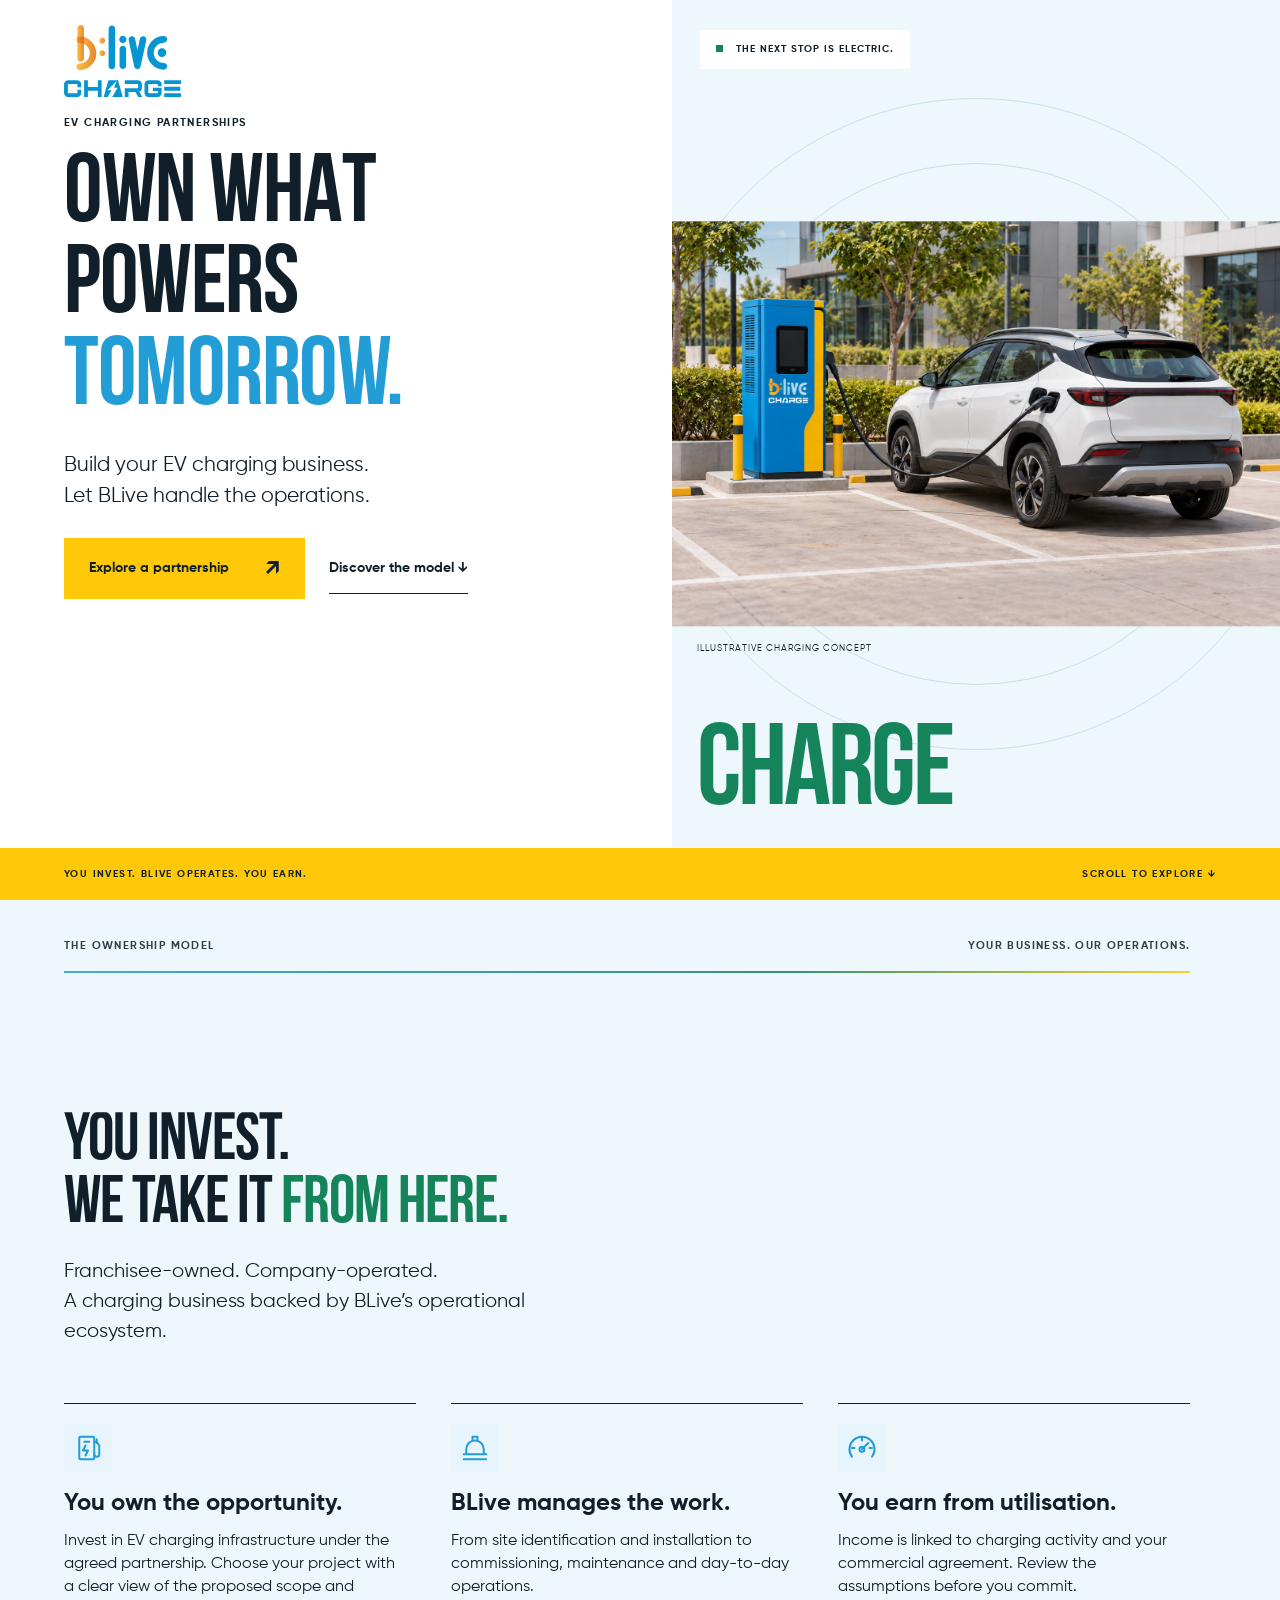
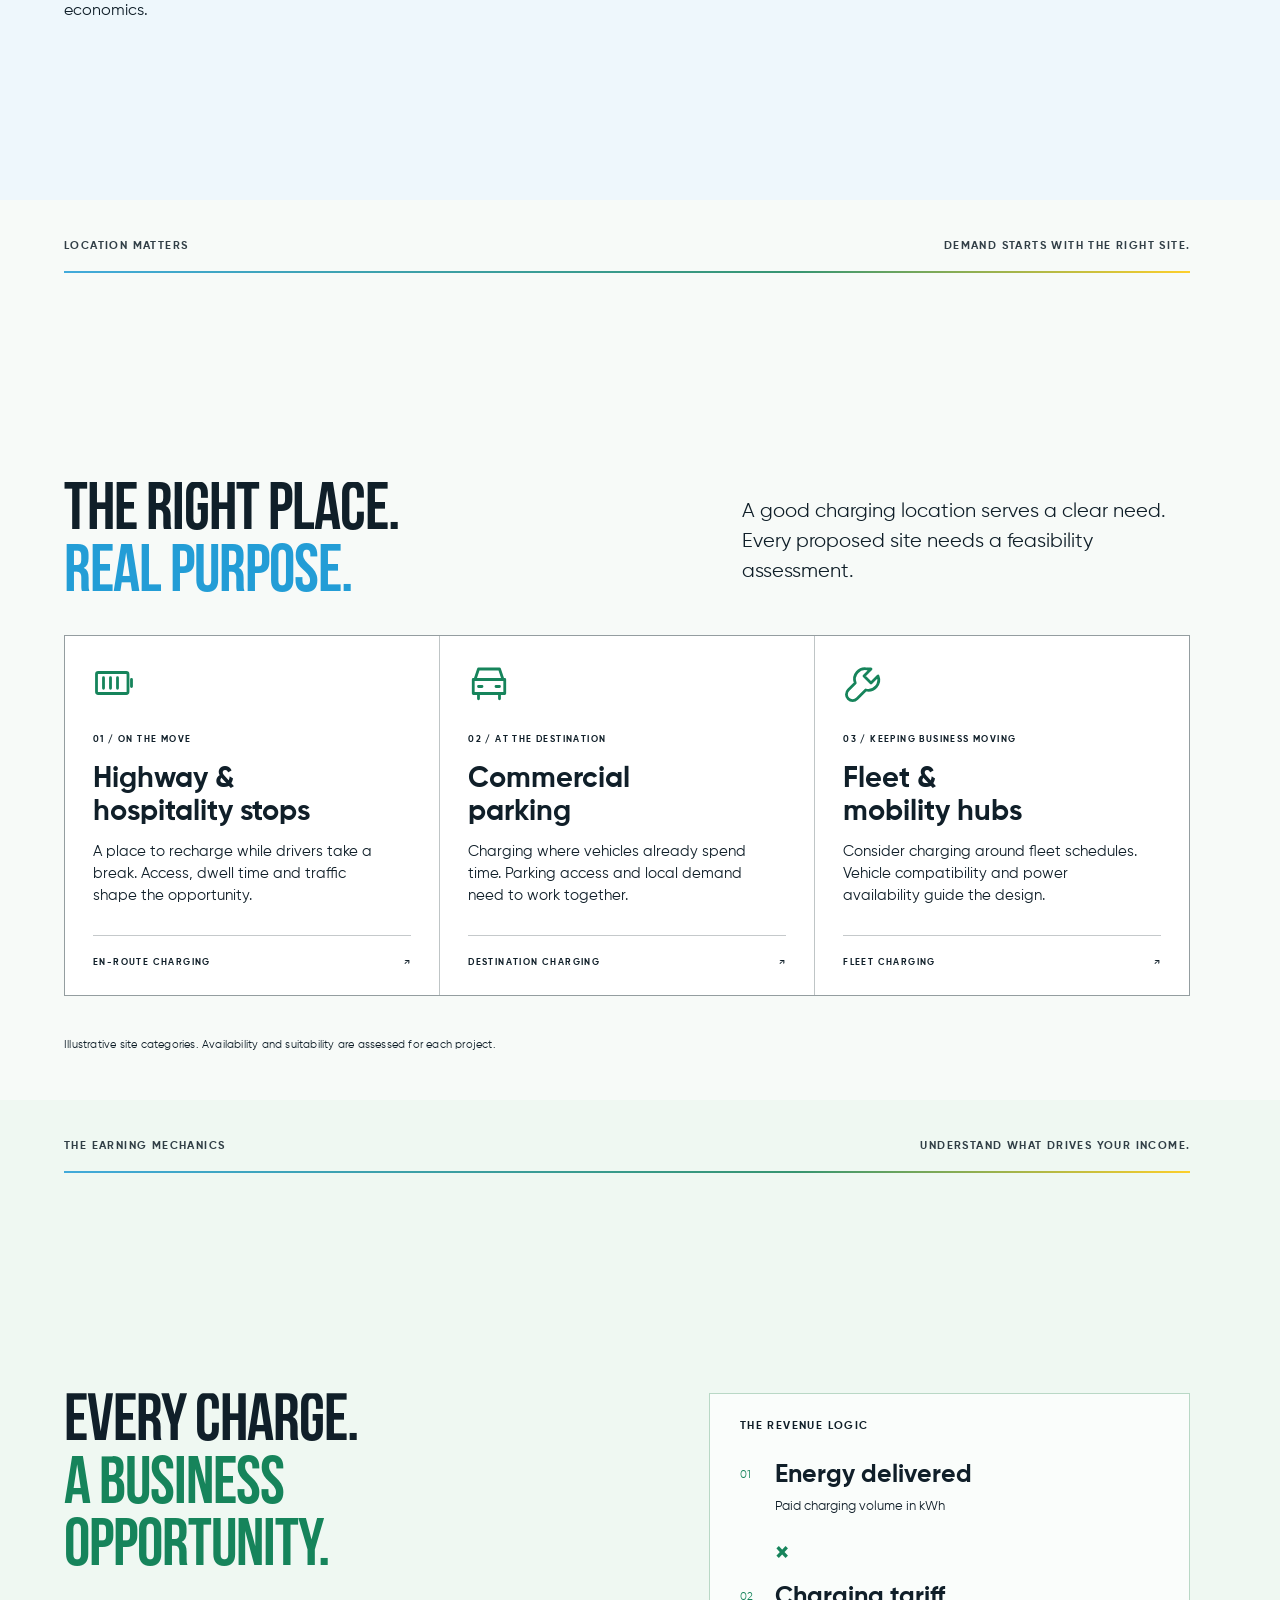
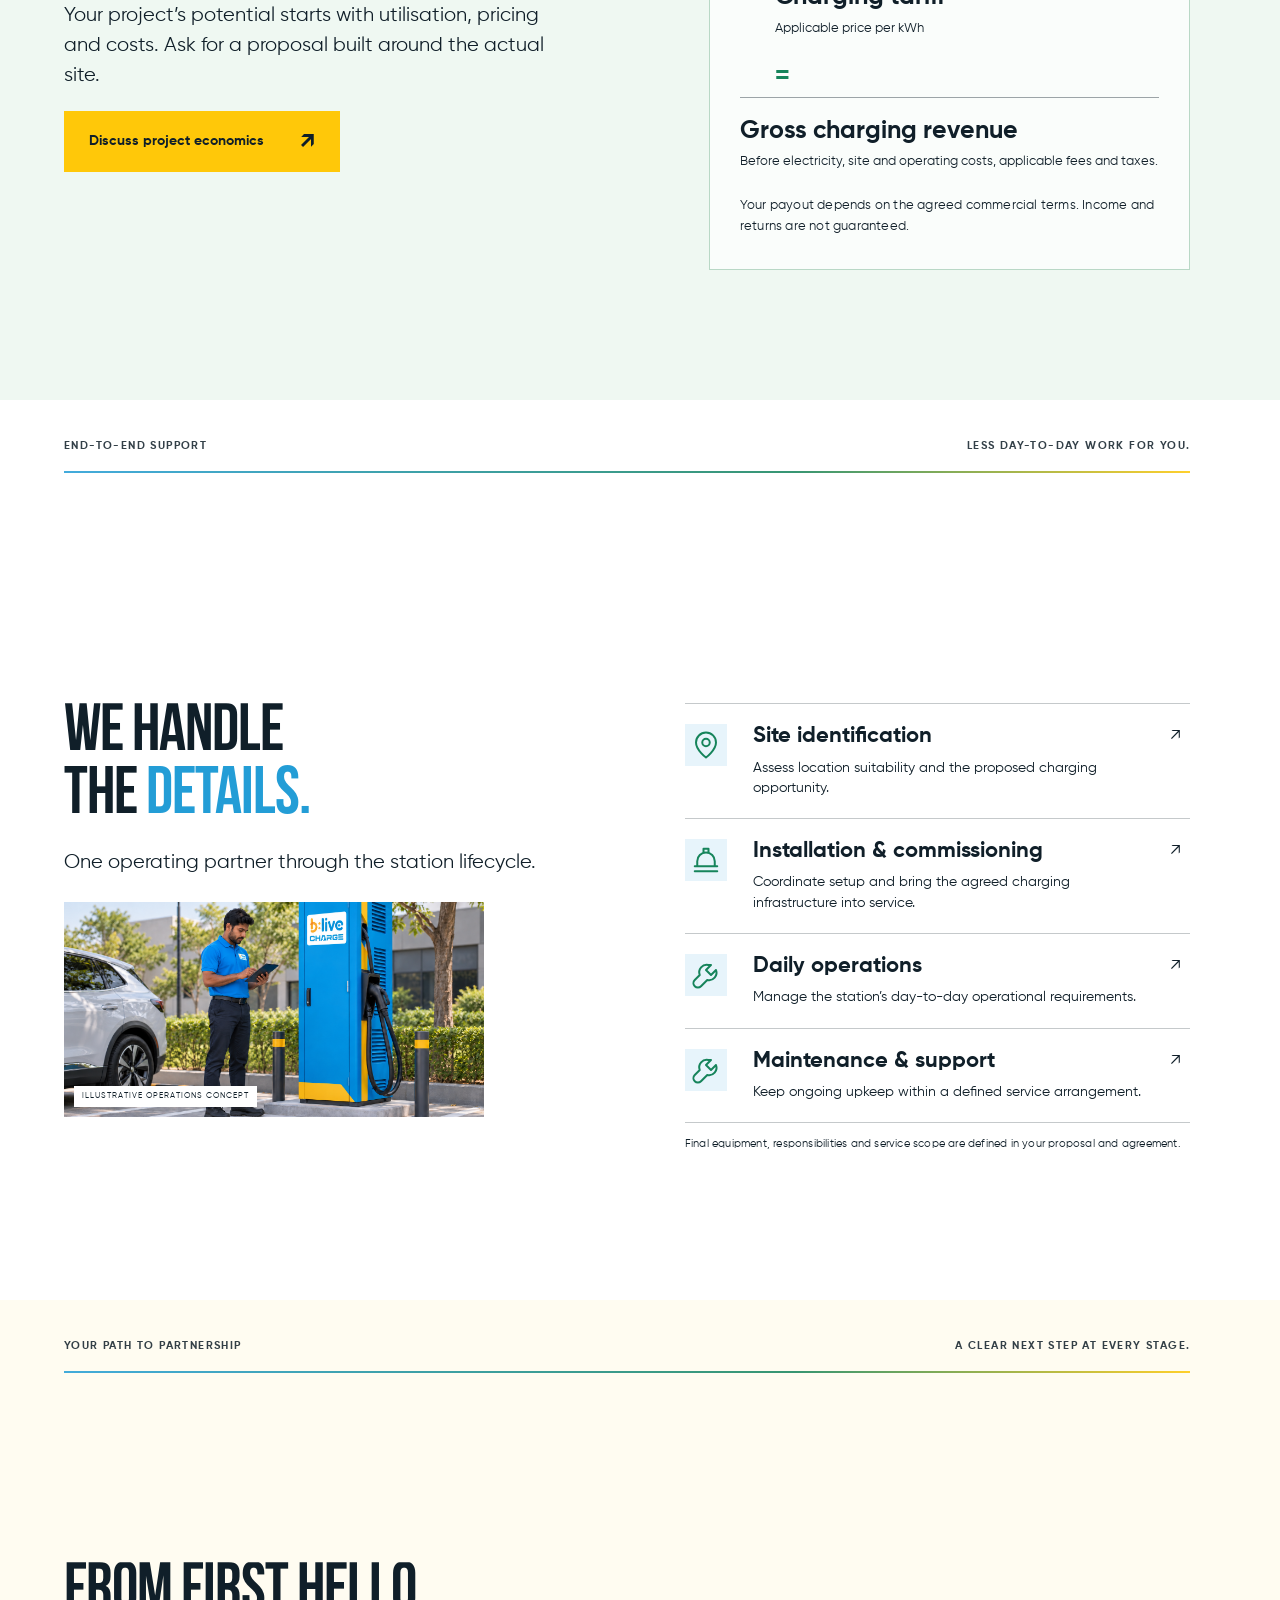
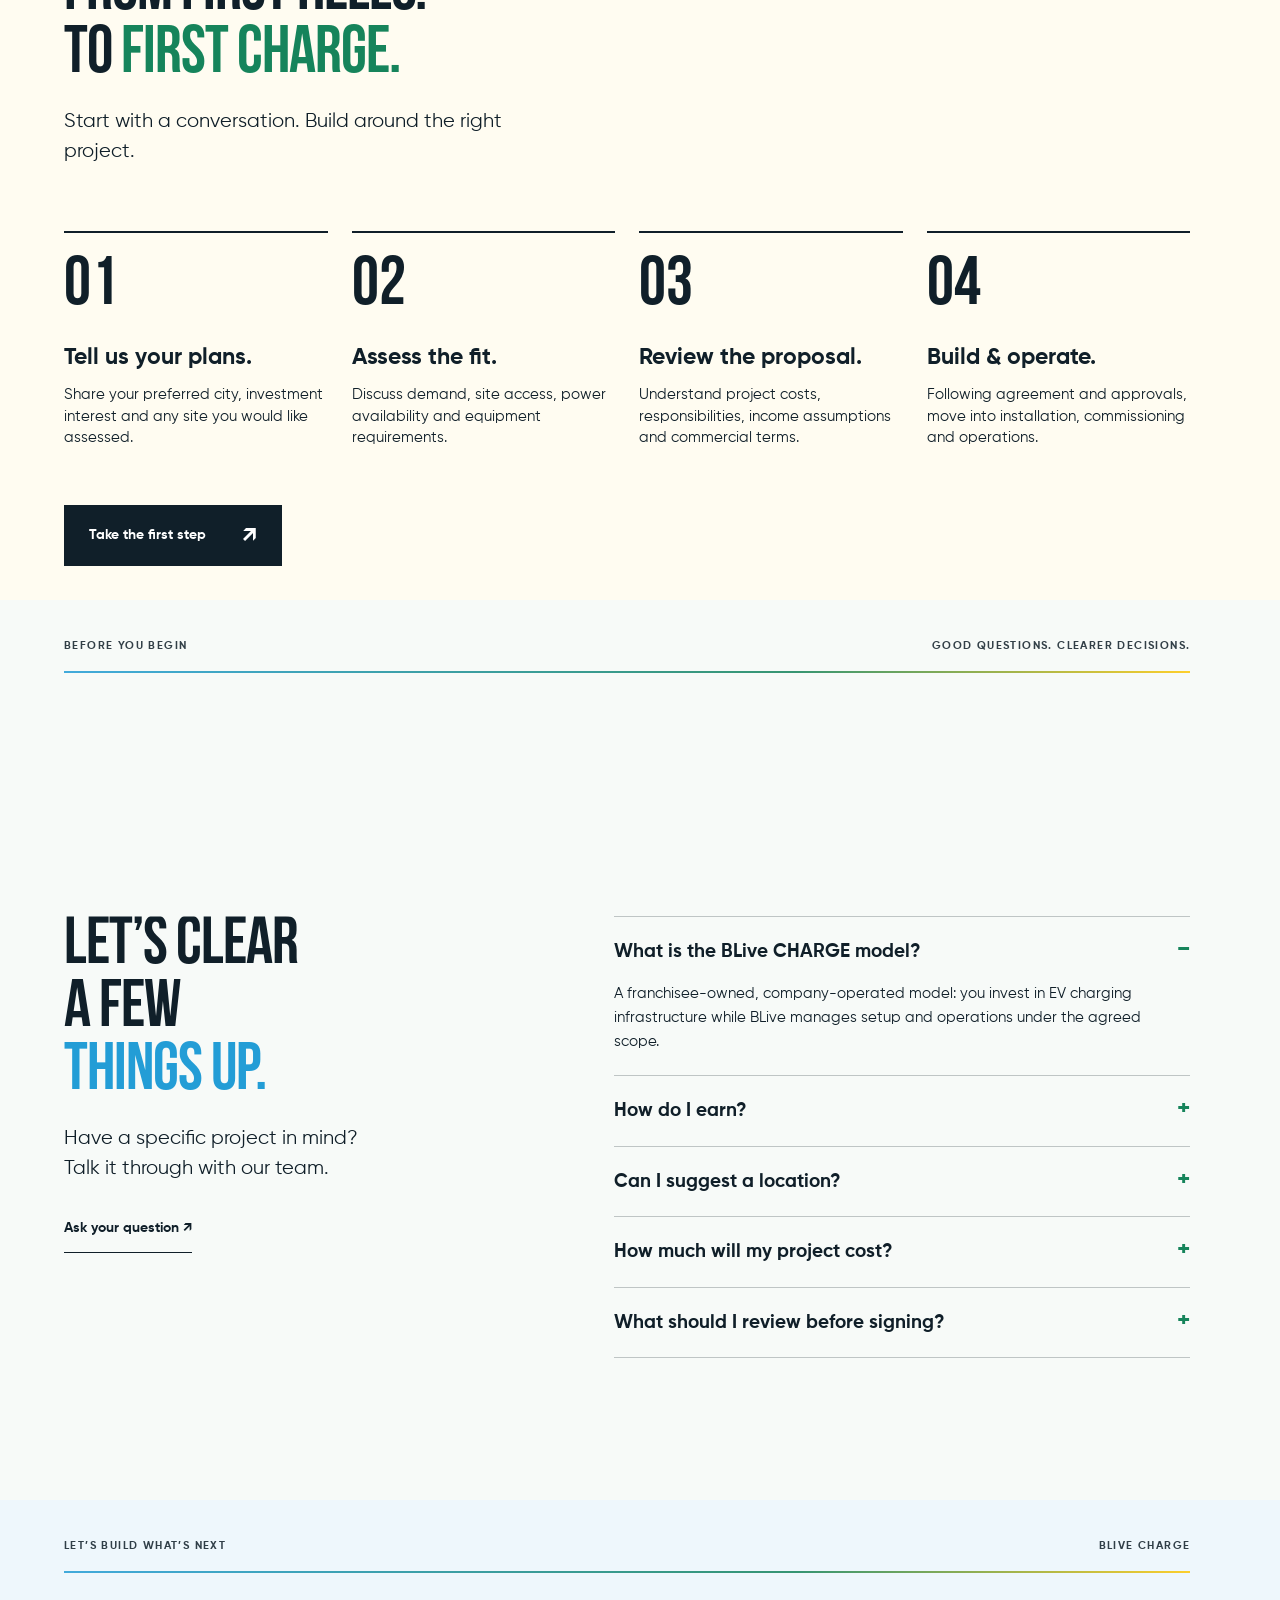
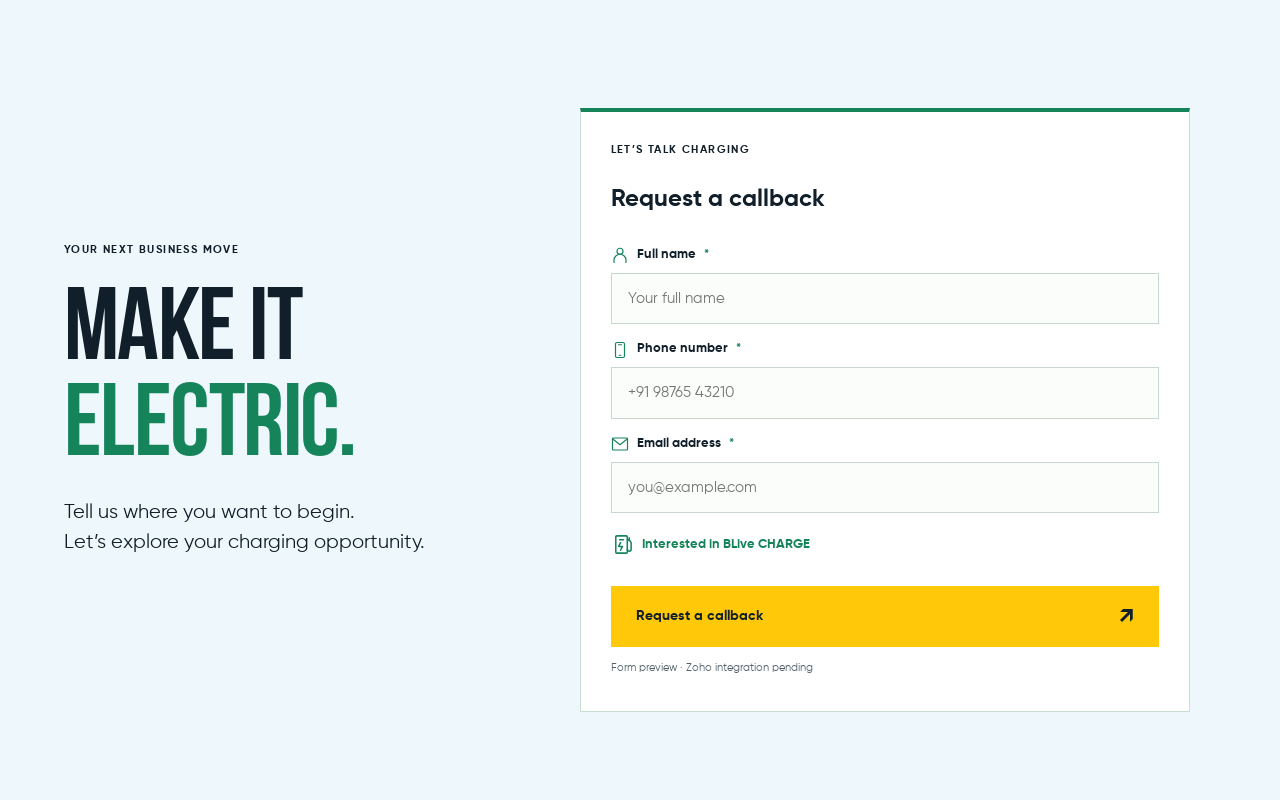
<file: index.html>
<!doctype html>
<html lang="en"><head><meta charset="utf-8"><meta name="viewport" content="width=device-width,initial-scale=1"><meta name="description" content="Build an EV charging business with BLive CHARGE. Explore managed operations, location suitability and utilisation-based income."><title>BLive CHARGE | Own what powers tomorrow</title><link rel="stylesheet" href="styles.css"></head>
<body style="margin:0"><div id="blive-charge"><a class="skip" href="#main">Skip to content</a><div class="progress" aria-hidden="true"></div>


<main id="main">
<section class="panel hero" id="start"><div class="hero-copy"><img class="page-brand" src="assets/charge-logo.svg" alt="BLive CHARGE"><p class="eyebrow">EV CHARGING PARTNERSHIPS</p><h1>OWN WHAT<br>POWERS<br><em>TOMORROW.</em></h1><p class="intro">Build your EV charging business.<br>Let BLive handle the operations.</p><a class="button yellow" href="#connect">Explore a partnership <span>↗</span></a><a class="text-link" href="#model">Discover the model <span>↓</span></a></div><div class="hero-art"><img src="assets/charging-charge-logo.png" alt="Illustrative concept of a blue and yellow EV charger connected to a car in commercial parking"><div class="image-tag"><span class="status"></span> THE NEXT STOP IS ELECTRIC.</div><span class="concept-label">ILLUSTRATIVE CHARGING CONCEPT</span><div class="hero-word" aria-hidden="true">CHARGE</div></div><div class="section-foot"><span>YOU INVEST. BLIVE OPERATES. YOU EARN.</span><a href="#model">SCROLL TO EXPLORE ↓</a></div></section>
<section class="panel blue" id="model"><div class="section-top"><span>THE OWNERSHIP MODEL</span><span>YOUR BUSINESS. OUR OPERATIONS.</span></div><div class="reveal"><h2>YOU INVEST.<br>WE TAKE IT <em>FROM HERE.</em></h2><p class="lead">Franchisee-owned. Company-operated.<br>A charging business backed by BLive’s operational ecosystem.</p></div><div class="model-grid"><article class="line-box reveal"><span class="feature-mark"><svg class="line-icon" viewBox="0 0 24 24" fill="none" stroke="currentColor" stroke-width="1.6" stroke-linecap="round" stroke-linejoin="round" aria-hidden="true"><rect x="5" y="3" width="12" height="18" rx="1"/><path d="M9 7h4m-3 3-2 4h4l-2 4m7-11h2l2 3v7a2 2 0 0 1-4 0M19 5v3"/></svg></span><h3>You own the opportunity.</h3><p>Invest in EV charging infrastructure under the agreed partnership. Choose your project with a clear view of the proposed scope and economics.</p></article><article class="line-box reveal"><span class="feature-mark"><svg class="line-icon" viewBox="0 0 24 24" fill="none" stroke="currentColor" stroke-width="1.6" stroke-linecap="round" stroke-linejoin="round" aria-hidden="true"><path d="M3 17h18M5 17v-4a7 7 0 0 1 14 0v4M10 6V3h4v3M3 21h18"/></svg></span><h3>BLive manages the work.</h3><p>From site identification and installation to commissioning, maintenance and day-to-day operations.</p></article><article class="line-box reveal"><span class="feature-mark"><svg class="line-icon" viewBox="0 0 24 24" fill="none" stroke="currentColor" stroke-width="1.6" stroke-linecap="round" stroke-linejoin="round" aria-hidden="true"><path d="M4 19a10 10 0 1 1 16 0M12 13l5-5M6 12H4m8-8v2m8 6h-2"/><circle cx="12" cy="13" r="2"/></svg></span><h3>You earn from utilisation.</h3><p>Income is linked to charging activity and your commercial agreement. Review the assumptions before you commit.</p></article></div></section>
<section class="panel cream" id="locations"><div class="section-top"><span>LOCATION MATTERS</span><span>DEMAND STARTS WITH THE RIGHT SITE.</span></div><div class="split-heading reveal"><h2>THE RIGHT PLACE.<br><em>REAL PURPOSE.</em></h2><p class="lead">A good charging location serves a clear need. Every proposed site needs a feasibility assessment.</p></div><div class="location-grid"><article class="location reveal"><span class="site-icon"><svg class="line-icon" viewBox="0 0 24 24" fill="none" stroke="currentColor" stroke-width="1.6" stroke-linecap="round" stroke-linejoin="round" aria-hidden="true"><rect x="2" y="6" width="18" height="12" rx="1"/><path d="M22 10v4M6 9v6m4-6v6m4-6v6"/></svg></span><span class="small">01 / ON THE MOVE</span><h3>Highway &amp;<br>hospitality stops</h3><p>A place to recharge while drivers take a break. Access, dwell time and traffic shape the opportunity.</p><span class="location-bottom">EN-ROUTE CHARGING <span>↗</span></span></article><article class="location reveal"><span class="site-icon"><svg class="line-icon" viewBox="0 0 24 24" fill="none" stroke="currentColor" stroke-width="1.6" stroke-linecap="round" stroke-linejoin="round" aria-hidden="true"><path d="m4 10 2-6h12l2 6M3 10h18v8H3ZM6 18v3m12-3v3M6 14h2m8 0h2"/></svg></span><span class="small">02 / AT THE DESTINATION</span><h3>Commercial <br>parking</h3><p>Charging where vehicles already spend time. Parking access and local demand need to work together.</p><span class="location-bottom">DESTINATION CHARGING <span>↗</span></span></article><article class="location reveal"><span class="site-icon"><svg class="line-icon" viewBox="0 0 24 24" fill="none" stroke="currentColor" stroke-width="1.6" stroke-linecap="round" stroke-linejoin="round" aria-hidden="true"><path d="M14 4a6 6 0 0 0-7 8L3 16a3 3 0 0 0 5 5l5-5a6 6 0 0 0 7-8l-4 4-4-4 4-4Z"/></svg></span><span class="small">03 / KEEPING BUSINESS MOVING</span><h3>Fleet &amp; <br>mobility hubs</h3><p>Consider charging around fleet schedules. Vehicle compatibility and power availability guide the design.</p><span class="location-bottom">FLEET CHARGING <span>↗</span></span></article></div><p class="note">Illustrative site categories. Availability and suitability are assessed for each project.</p></section>
<section class="panel dark" id="economics"><div class="section-top"><span>THE EARNING MECHANICS</span><span>UNDERSTAND WHAT DRIVES YOUR INCOME.</span></div><div class="economics-layout"><div class="reveal"><h2>EVERY CHARGE.<br><em>A BUSINESS<br>OPPORTUNITY.</em></h2><p class="lead">Your project’s potential starts with utilisation, pricing and costs. Ask for a proposal built around the actual site.</p><a href="#connect" class="button yellow">Discuss project economics <span>↗</span></a></div><div class="formula reveal"><span class="small">THE REVENUE LOGIC</span><div><span>01</span><h3>Energy delivered</h3><p>Paid charging volume in kWh</p></div><b class="operator">×</b><div><span>02</span><h3>Charging tariff</h3><p>Applicable price per kWh</p></div><b class="operator">=</b><div class="result"><h3>Gross charging revenue</h3><p>Before electricity, site and operating costs, applicable fees and taxes.</p></div><p class="note">Your payout depends on the agreed commercial terms. Income and returns are not guaranteed.</p></div></div></section>
<section class="panel white" id="operations"><div class="section-top"><span>END-TO-END SUPPORT</span><span>LESS DAY-TO-DAY WORK FOR YOU.</span></div><div class="operations-layout"><div class="reveal"><h2>WE HANDLE<br>THE <em>DETAILS.</em></h2><p class="lead">One operating partner through the station lifecycle.</p><figure class="operations-photo"><img src="assets/operations-charge-logo.png" alt="Illustrative concept of a service engineer inspecting an EV charger" loading="lazy"><figcaption>ILLUSTRATIVE OPERATIONS CONCEPT</figcaption></figure></div><div class="services"><article class="service reveal"><span class="feature-mark"><svg class="line-icon" viewBox="0 0 24 24" fill="none" stroke="currentColor" stroke-width="1.6" stroke-linecap="round" stroke-linejoin="round" aria-hidden="true"><path d="M20 10c0 6-8 12-8 12S4 16 4 10a8 8 0 0 1 16 0Z"/><circle cx="12" cy="10" r="3"/></svg></span><div><h3>Site identification</h3><p>Assess location suitability and the proposed charging opportunity.</p></div><b>↗</b></article><article class="service reveal"><span class="feature-mark"><svg class="line-icon" viewBox="0 0 24 24" fill="none" stroke="currentColor" stroke-width="1.6" stroke-linecap="round" stroke-linejoin="round" aria-hidden="true"><path d="M3 17h18M5 17v-4a7 7 0 0 1 14 0v4M10 6V3h4v3M3 21h18"/></svg></span><div><h3>Installation &amp; commissioning</h3><p>Coordinate setup and bring the agreed charging infrastructure into service.</p></div><b>↗</b></article><article class="service reveal"><span class="feature-mark"><svg class="line-icon" viewBox="0 0 24 24" fill="none" stroke="currentColor" stroke-width="1.6" stroke-linecap="round" stroke-linejoin="round" aria-hidden="true"><path d="M14 4a6 6 0 0 0-7 8L3 16a3 3 0 0 0 5 5l5-5a6 6 0 0 0 7-8l-4 4-4-4 4-4Z"/></svg></span><div><h3>Daily operations</h3><p>Manage the station’s day-to-day operational requirements.</p></div><b>↗</b></article><article class="service reveal"><span class="feature-mark"><svg class="line-icon" viewBox="0 0 24 24" fill="none" stroke="currentColor" stroke-width="1.6" stroke-linecap="round" stroke-linejoin="round" aria-hidden="true"><path d="M14 4a6 6 0 0 0-7 8L3 16a3 3 0 0 0 5 5l5-5a6 6 0 0 0 7-8l-4 4-4-4 4-4Z"/></svg></span><div><h3>Maintenance &amp; support</h3><p>Keep ongoing upkeep within a defined service arrangement.</p></div><b>↗</b></article><p class="note">Final equipment, responsibilities and service scope are defined in your proposal and agreement.</p></div></div></section>
<section class="panel yellow-panel" id="journey"><div class="section-top"><span>YOUR PATH TO PARTNERSHIP</span><span>A CLEAR NEXT STEP AT EVERY STAGE.</span></div><div class="reveal"><h2>FROM FIRST HELLO.<br>TO <em>FIRST CHARGE.</em></h2><p class="lead">Start with a conversation. Build around the right project.</p></div><div class="steps"><article class="reveal"><span>01</span><h3>Tell us your plans.</h3><p>Share your preferred city, investment interest and any site you would like assessed.</p></article><article class="reveal"><span>02</span><h3>Assess the fit.</h3><p>Discuss demand, site access, power availability and equipment requirements.</p></article><article class="reveal"><span>03</span><h3>Review the proposal.</h3><p>Understand project costs, responsibilities, income assumptions and commercial terms.</p></article><article class="reveal"><span>04</span><h3>Build &amp; operate.</h3><p>Following agreement and approvals, move into installation, commissioning and operations.</p></article></div><a class="button ink" href="#connect">Take the first step <span>↗</span></a></section>
<section class="panel cream" id="questions"><div class="section-top"><span>BEFORE YOU BEGIN</span><span>GOOD QUESTIONS. CLEARER DECISIONS.</span></div><div class="faq-layout"><div class="reveal"><h2>LET’S CLEAR<br>A FEW<br><em>THINGS UP.</em></h2><p class="lead">Have a specific project in mind?<br>Talk it through with our team.</p><a class="text-link" href="#connect">Ask your question ↗</a></div><div class="faqs reveal"><details name="faq" open><summary>What is the BLive CHARGE model?</summary><p>A franchisee-owned, company-operated model: you invest in EV charging infrastructure while BLive manages setup and operations under the agreed scope.</p></details><details name="faq"><summary>How do I earn?</summary><p>Income is utilisation-based. Actual payouts depend on charging activity, applicable costs and the commercial terms agreed for your project.</p></details><details name="faq"><summary>Can I suggest a location?</summary><p>Share the site with the team for assessment. Demand, vehicle access, parking and power availability are among the factors that affect suitability.</p></details><details name="faq"><summary>How much will my project cost?</summary><p>Request a site-specific proposal covering equipment, installation, inclusions, exclusions and ongoing costs. Configuration and site requirements affect the total.</p></details><details name="faq"><summary>What should I review before signing?</summary><p>Review ownership, site arrangements, cost allocation, service responsibilities, payout terms, utilisation assumptions and exit provisions in the agreement.</p></details></div></div></section>
<section class="panel contact blue" id="connect"><div class="section-top"><span>LET’S BUILD WHAT’S NEXT</span><span>BLIVE CHARGE</span></div><div class="contact-layout"><div class="reveal"><p class="eyebrow">YOUR NEXT BUSINESS MOVE</p><h2>MAKE IT<br><em>ELECTRIC.</em></h2><p class="lead">Tell us where you want to begin.<br>Let’s explore your charging opportunity.</p></div><div class="embedded-form reveal"><p class="eyebrow">LET’S TALK CHARGING</p><h3>Request a callback</h3><form class="enquiry-form" data-demo-form><label for="bc-name"><svg class="line-icon" viewBox="0 0 24 24" fill="none" stroke="currentColor" stroke-width="1.6" stroke-linecap="round" stroke-linejoin="round" aria-hidden="true"><circle cx="12" cy="7" r="4"/><path d="M4 22v-3a8 8 0 0 1 16 0v3"/></svg> Full name <span>*</span></label><input id="bc-name" name="name" autocomplete="name" placeholder="Your full name" required maxlength="100"><label for="bc-phone"><svg class="line-icon" viewBox="0 0 24 24" fill="none" stroke="currentColor" stroke-width="1.6" stroke-linecap="round" stroke-linejoin="round" aria-hidden="true"><rect x="6" y="2" width="12" height="20" rx="2"/><path d="M10 5h4m-3 14h2"/></svg> Phone number <span>*</span></label><input id="bc-phone" type="tel" name="phone" autocomplete="tel" placeholder="+91 98765 43210" pattern="[+0-9 ()-]{10,20}" required><label for="bc-email"><svg class="line-icon" viewBox="0 0 24 24" fill="none" stroke="currentColor" stroke-width="1.6" stroke-linecap="round" stroke-linejoin="round" aria-hidden="true"><rect x="2" y="4" width="20" height="16" rx="1"/><path d="m2 5 10 8L22 5"/></svg> Email address <span>*</span></label><input id="bc-email" type="email" name="email" autocomplete="email" placeholder="you@example.com" required><p class="interest-label"><svg class="line-icon" viewBox="0 0 24 24" fill="none" stroke="currentColor" stroke-width="1.6" stroke-linecap="round" stroke-linejoin="round" aria-hidden="true"><rect x="5" y="3" width="12" height="18" rx="1"/><path d="M9 7h4m-3 3-2 4h4l-2 4m7-11h2l2 3v7a2 2 0 0 1-4 0M19 5v3"/></svg> Interested in BLive CHARGE</p><button class="button yellow" type="submit" disabled>Request a callback <span>↗</span></button><p class="demo-label">Form preview · Zoho integration pending</p><p class="form-status" role="status" aria-live="polite" hidden></p></form></div></div></section>
</main></div><script src="animations.js"></script></body></html>
</file>
<file: styles.css>
@font-face{font-family:Gilroy;src:url('assets/gilroy-regular.ttf') format('truetype');font-weight:400;font-display:swap}@font-face{font-family:Gilroy;src:url('assets/gilroy-bold.ttf') format('truetype');font-weight:700;font-display:swap}@font-face{font-family:Bebas;src:url('assets/bebas-bold.otf') format('opentype');font-weight:700;font-display:swap}#blive-charge{--blue:#239dd6;--yellow:#ffc809;--ink:#101f29;--cream:#f6f5ef;--line:rgba(16,31,41,.24)}#blive-charge *{box-sizing:border-box}#blive-charge{scroll-behavior:smooth;scroll-snap-type:y proximity;scroll-padding-top:76px}#blive-charge{margin:0;color:var(--ink);font-family:Gilroy,Arial,sans-serif;font-size:17px;line-height:1.45}#blive-charge a{color:inherit;text-decoration:none}#blive-charge a:focus-visible,#blive-charge summary:focus-visible{outline:3px solid currentColor;outline-offset:6px}#blive-charge ::selection{background:var(--yellow);color:var(--ink)}#blive-charge header{height:76px;position:fixed;inset:0 0 auto;background:#fff;display:flex;align-items:center;justify-content:space-between;padding:0 5vw;z-index:20;border-bottom:1px solid var(--line)}#blive-charge .logo{width:148px;max-height:50px}#blive-charge nav{display:flex;gap:32px;font-size:14px;font-weight:700}#blive-charge nav a{position:relative;padding:12px 0}#blive-charge nav a:after{content:'';position:absolute;height:2px;bottom:6px;left:0;width:0;background:var(--blue);transition:width .3s}#blive-charge nav a:hover:after{width:100%}#blive-charge .header-cta{font-size:14px;font-weight:700;border-left:1px solid var(--line);padding-left:24px}#blive-charge .header-cta span{margin-left:25px}#blive-charge .rail{position:fixed;right:14px;top:50%;transform:translateY(-50%);display:grid;gap:10px;z-index:19}#blive-charge .rail a{font-size:10px;background:white;color:var(--ink);border:1px solid #ddd;width:24px;height:24px;display:grid;place-items:center;transition:background .2s}#blive-charge .rail a:hover{background:var(--yellow)}#blive-charge .panel{min-height:calc(100svh - 76px);padding:38px 7vw 34px 5vw;scroll-snap-align:start;display:flex;flex-direction:column;justify-content:center;gap:28px;position:relative;overflow:clip}#blive-charge .hero{margin-top:76px;display:grid;grid-template-columns:1fr 1fr;gap:0;padding:0 0 52px 5vw;background:var(--cream)}#blive-charge .hero-copy{padding:40px 20px 30px 0;z-index:2}#blive-charge .eyebrow,#blive-charge .small,#blive-charge .section-top,#blive-charge .section-foot,#blive-charge .note,#blive-charge .location-bottom{font-size:11px;letter-spacing:1.4px;font-weight:700}#blive-charge .eyebrow{margin:0 0 28px}#blive-charge h1,#blive-charge h2{font-family:Bebas,Impact,sans-serif;font-weight:700;letter-spacing:-.015em;line-height:.94;margin:0}#blive-charge h1{font-size:clamp(74px,7.6vw,126px)}#blive-charge h2{font-size:clamp(55px,5.2vw,88px)}#blive-charge em{font-style:normal;color:var(--blue)}#blive-charge h3{font-size:24px;line-height:1.15;margin:12px 0}#blive-charge p{margin:12px 0}#blive-charge .intro{font-size:21px;margin:26px 0}#blive-charge .lead{font-size:20px;max-width:490px;line-height:1.5;margin:20px 0}#blive-charge .button{display:inline-flex;align-items:center;justify-content:space-between;gap:36px;padding:18px 24px;font-size:14px;font-weight:700;position:relative;transition:transform .25s,background .25s,color .25s;border:1px solid transparent}#blive-charge .button span{font-size:23px;line-height:1;transition:transform .25s}#blive-charge .button:hover{transform:translateY(-4px);background:var(--ink);color:white}#blive-charge .button:hover span{transform:translate(3px,-3px)}#blive-charge .yellow{background:var(--yellow);color:var(--ink)}#blive-charge .ink{background:var(--ink);color:white;align-self:flex-start}#blive-charge .ink:hover{background:white;color:var(--ink)}#blive-charge .text-link{display:inline-block;font-size:14px;font-weight:700;padding:14px 0;border-bottom:1px solid currentColor}#blive-charge .hero-copy .text-link{margin-left:24px}#blive-charge .hero-art{position:relative;overflow:hidden;background:#d3e2e3;min-height:550px}#blive-charge .hero-art>img{width:100%;height:100%;position:absolute;inset:0;object-fit:cover;transition:transform 1.1s}#blive-charge .hero-art:hover>img{transform:scale(1.045)}#blive-charge .image-tag{position:absolute;top:30px;left:28px;background:#fff;padding:12px 16px;font-size:10px;letter-spacing:1px;font-weight:700}#blive-charge .status{display:inline-block;width:7px;height:7px;background:var(--blue);margin-right:9px}#blive-charge .hero-word{position:absolute;bottom:0;left:25px;font:700 clamp(70px,11vw,170px)/.8 Bebas;letter-spacing:-3px;color:var(--yellow)}#blive-charge .section-foot{position:absolute;bottom:0;left:0;right:0;height:52px;display:flex;justify-content:space-between;align-items:center;padding:0 5vw;background:var(--yellow);font-size:10px}#blive-charge .section-top{display:flex;justify-content:space-between;padding-bottom:18px;border-bottom:1px solid currentColor;margin-bottom:auto;opacity:.85}#blive-charge .blue{background:var(--blue)}#blive-charge .blue em{color:var(--yellow)}#blive-charge .model-grid{display:grid;grid-template-columns:repeat(3,1fr);gap:35px;margin-top:8px;margin-bottom:auto}#blive-charge .line-box{border-top:1px solid var(--ink);padding:20px 0}#blive-charge .line-box p{max-width:340px;font-size:16px}#blive-charge .large-number{font:700 62px/1 Bebas;color:var(--yellow)}#blive-charge .cream{background:var(--cream)}#blive-charge .white{background:white}#blive-charge .split-heading{display:grid;grid-template-columns:1.4fr 1fr;align-items:end;gap:50px}#blive-charge .location-grid{display:grid;grid-template-columns:repeat(3,1fr);gap:1px;background:var(--line);border:1px solid var(--line);margin-bottom:0}#blive-charge .location{padding:26px 28px;background:var(--cream);transition:background .35s,transform .35s}#blive-charge .location:hover{background:var(--yellow);transform:translateY(-8px)}#blive-charge .site-icon{display:block;font-size:40px;line-height:1;margin-bottom:22px}#blive-charge .location .small{font-size:9px}#blive-charge .location h3{font-size:29px}#blive-charge .location p{font-size:15px;max-width:300px;min-height:70px}#blive-charge .location-bottom{display:flex;justify-content:space-between;border-top:1px solid var(--line);padding-top:20px;margin-top:24px;font-size:9px}#blive-charge .note{font-size:11px;letter-spacing:.2px;font-weight:400;line-height:1.6;max-width:650px}#blive-charge .dark{background:var(--ink);color:white}#blive-charge .dark em{color:var(--yellow)}#blive-charge .economics-layout{display:grid;grid-template-columns:1.1fr 1fr;gap:9vw;margin:auto 0}#blive-charge .dark .lead{color:#cad5db}#blive-charge .formula{border:1px solid #52616a;padding:24px 30px}#blive-charge .formula>div{position:relative;padding:10px 0 10px 35px}#blive-charge .formula>div>span{position:absolute;left:0;top:15px;color:var(--yellow);font-size:11px}#blive-charge .formula h3{font-size:25px;margin:0}#blive-charge .formula p{font-size:13px;color:#cad5db;margin:7px 0}#blive-charge .operator{font-size:28px;color:var(--yellow);padding-left:35px}#blive-charge .formula .result{border-top:1px solid #52616a;padding:20px 0 10px}#blive-charge .formula .result h3{color:var(--yellow)}#blive-charge .formula .small{display:block;margin-bottom:18px}#blive-charge .operations-layout{display:grid;grid-template-columns:1fr 1fr;gap:9vw;margin:auto 0}#blive-charge .outline-art{border:1px solid var(--line);max-width:340px;margin-top:28px;padding:22px;display:flex;flex-direction:column;gap:12px}#blive-charge .outline-art strong{font:700 60px/1 Bebas;color:var(--blue)}#blive-charge .outline-art span{font-size:10px;letter-spacing:2px}#blive-charge .energy-line{height:4px;background:linear-gradient(90deg,var(--yellow) 50%,var(--blue) 50%);background-size:200% 100%;animation:flow 3s ease-in-out 3}#blive-charge .service{display:grid;grid-template-columns:28px 1fr 20px;gap:18px;padding:20px 0;border-bottom:1px solid var(--line);transition:padding .3s,background .3s}#blive-charge .service:first-child{border-top:1px solid var(--line)}#blive-charge .service:hover{padding-left:12px;background:#f1f9fc}#blive-charge .service>span{font-size:11px;color:#267496}#blive-charge .service h3{margin:0 0 8px;font-size:22px}#blive-charge .service p{font-size:14px;margin:0}#blive-charge .service b{font-weight:400}#blive-charge .yellow-panel{background:var(--yellow)}#blive-charge .yellow-panel em{color:var(--ink);-webkit-text-stroke:1px var(--ink);color:transparent}#blive-charge .steps{display:grid;grid-template-columns:repeat(4,1fr);gap:24px;margin:16px 0}#blive-charge .steps article{border-top:2px solid var(--ink);padding-top:20px}#blive-charge .steps article>span{font:700 68px/1 Bebas}#blive-charge .steps h3{font-size:23px;margin-top:24px}#blive-charge .steps p{font-size:15px}#blive-charge .faq-layout{display:grid;grid-template-columns:1fr 1.25fr;gap:7vw;margin:auto 0}#blive-charge .faqs{border-top:1px solid var(--line)}#blive-charge details{border-bottom:1px solid var(--line);padding:21px 0}#blive-charge summary{font-size:19px;font-weight:700;cursor:pointer;list-style:none;display:flex;justify-content:space-between;gap:25px}#blive-charge summary::-webkit-details-marker{display:none}#blive-charge summary:after{content:'+';font-size:24px;line-height:1;color:var(--blue)}#blive-charge details[open] summary:after{content:'−'}#blive-charge details p{font-size:15px;max-width:540px;line-height:1.6;margin:16px 25px 0 0}#blive-charge .contact-layout{display:grid;grid-template-columns:1.2fr 1fr;gap:8vw;margin:auto 0}#blive-charge .contact h2{font-size:clamp(90px,10vw,160px)}#blive-charge .contact-box{border-left:1px solid var(--ink);padding:5px 0 5px 40px}#blive-charge .contact-box h3{font-size:32px;margin:25px 0}#blive-charge .contact-box p{max-width:390px;font-size:16px}#blive-charge .contact-box .note{font-size:11px}#blive-charge .contact-rule{font-size:13px;letter-spacing:1px;line-height:1.7;border-top:1px solid var(--ink);padding-top:20px;margin-top:24px;font-weight:700}#blive-charge footer{display:flex;justify-content:space-between;border-top:1px solid var(--ink);padding-top:20px;font-size:12px}#blive-charge .skip{position:fixed;top:-100px;left:20px;z-index:100;background:var(--yellow);padding:15px}#blive-charge .skip:focus{top:10px}#blive-charge .progress{position:fixed;top:0;left:0;height:3px;background:var(--blue);z-index:25;transform-origin:left;transform:scaleX(0)}
@keyframes rise{from{opacity:0;transform:translateY(38px)}to{opacity:1;transform:translateY(0)}}@keyframes flow{0%,100%{background-position:100% 0}50%{background-position:0 0}}@keyframes progress{to{transform:scaleX(1)}}#blive-charge .hero-copy{animation:rise .8s ease-out both}
@supports(animation-timeline:view()){#blive-charge .reveal{animation:rise linear both;animation-timeline:view();animation-range:entry 0% entry 22%}#blive-charge .progress{animation:progress linear;animation-timeline:scroll(root)}}
@media(min-width:1000px) and (max-height:760px){#blive-charge .panel{gap:20px;padding-top:24px;padding-bottom:24px}#blive-charge h2{font-size:58px}#blive-charge h1{font-size:80px}#blive-charge .hero{padding-top:0;padding-bottom:52px}#blive-charge .hero-art{min-height:480px}#blive-charge .eyebrow{margin-bottom:20px}#blive-charge .lead{font-size:17px;margin:14px 0}#blive-charge .location{padding:18px 22px}#blive-charge .site-icon{margin-bottom:14px}#blive-charge .location h3{font-size:25px}#blive-charge .location-bottom{margin-top:18px;padding-top:14px}#blive-charge .contact h2{font-size:110px}#blive-charge .service{padding:16px 0}#blive-charge .outline-art{margin-top:18px}#blive-charge .steps h3{margin-top:15px}}
@media(max-width:1000px){#blive-charge .rail{display:none}#blive-charge .panel{padding-right:5vw}#blive-charge .hero{padding-right:0}#blive-charge .hero-copy .text-link{display:table;margin-left:0}#blive-charge .model-grid{gap:20px}#blive-charge .location{padding:20px}#blive-charge .location h3{font-size:24px}#blive-charge .split-heading{gap:25px}#blive-charge .economics-layout,#blive-charge .operations-layout{gap:5vw}#blive-charge .contact-layout{gap:4vw}#blive-charge .section-top{font-size:9px}#blive-charge .steps{gap:16px}}
@media(max-width:700px){#blive-charge{scroll-snap-type:none;scroll-padding-top:66px}#blive-charge header{height:66px;padding:0 6vw}#blive-charge .logo{width:120px}#blive-charge nav{display:none}#blive-charge .header-cta{font-size:12px;padding-left:12px}#blive-charge .header-cta span{margin-left:8px}#blive-charge .panel{min-height:calc(100svh - 66px);padding:30px 6vw 38px;gap:26px}#blive-charge .hero{margin-top:66px;grid-template-columns:1fr;padding:0 0 54px}#blive-charge .hero-copy{padding:36px 6vw}#blive-charge h1{font-size:80px}#blive-charge h2{font-size:57px}#blive-charge .hero-art{min-height:340px}#blive-charge .hero-word{font-size:110px}#blive-charge .hero-copy .text-link{display:inline-block;margin-left:18px}#blive-charge .hero-copy .button{padding:16px;font-size:12px;gap:20px}#blive-charge .hero-copy .text-link{font-size:12px}#blive-charge .eyebrow{font-size:9px;letter-spacing:1px;margin-bottom:24px}#blive-charge .intro{font-size:19px}#blive-charge .section-foot{font-size:8px;padding:0 6vw;gap:25px;height:54px}#blive-charge .section-foot a{max-width:85px}#blive-charge .section-top{font-size:9px;margin-bottom:8px}#blive-charge .section-top span:last-child{display:none}#blive-charge .model-grid,#blive-charge .location-grid,#blive-charge .economics-layout,#blive-charge .operations-layout,#blive-charge .faq-layout,#blive-charge .contact-layout,#blive-charge .split-heading{grid-template-columns:1fr;gap:24px}#blive-charge .model-grid{gap:12px}#blive-charge .line-box{display:grid;grid-template-columns:50px 1fr;column-gap:15px;padding:16px 0}#blive-charge .line-box h3{font-size:22px;margin:0}#blive-charge .line-box p{grid-column:2;margin:8px 0}#blive-charge .large-number{font-size:46px;grid-row:1 / 3}#blive-charge .lead{font-size:18px;margin:16px 0}#blive-charge .location-grid{gap:1px}#blive-charge .location{padding:25px}#blive-charge .location p{min-height:0;max-width:100%}#blive-charge .location h3 br{display:none}#blive-charge .site-icon{float:right}#blive-charge .location-bottom{margin-top:20px}#blive-charge .formula{padding:24px}#blive-charge .steps{grid-template-columns:1fr 1fr;gap:30px 20px}#blive-charge .steps article>span{font-size:50px}#blive-charge .steps h3{font-size:21px}#blive-charge .steps p{font-size:14px}#blive-charge .outline-art{display:none}#blive-charge .contact h2{font-size:100px}#blive-charge .contact-box{border-left:0;border-top:1px solid var(--ink);padding:25px 0}#blive-charge .contact-box h3{font-size:29px}#blive-charge .contact-box p{max-width:100%}#blive-charge summary{font-size:17px}#blive-charge footer{font-size:10px}#blive-charge .reveal{animation-range:entry 0% entry 12%}}
@media(prefers-reduced-motion:reduce){#blive-charge{scroll-behavior:auto;scroll-snap-type:none}#blive-charge *,#blive-charge *:before,#blive-charge *:after{animation:none!important;transition:none!important}#blive-charge .hero-art:hover>img,#blive-charge .location:hover,#blive-charge .button:hover{transform:none}#blive-charge .reveal{opacity:1;transform:none}}#blive-charge{--cream:#fff}#blive-charge .dark{background:var(--blue);color:var(--ink)}#blive-charge .dark em{color:var(--yellow)}#blive-charge .dark .lead,#blive-charge .formula p{color:var(--ink)}#blive-charge .formula,#blive-charge .formula .result{border-color:rgba(16,31,41,.4)}#blive-charge .formula .result h3{color:var(--ink)}#blive-charge .hero-art{background:var(--blue);isolation:isolate}#blive-charge .hero-art:before,#blive-charge .hero-art:after{content:'';position:absolute;width:520px;height:520px;border:1px solid rgba(255,255,255,.45);border-radius:50%;left:50%;top:50%;transform:translate(-50%,-50%);z-index:-1}#blive-charge .hero-art:after{width:650px;height:650px}#blive-charge .hero-art>img{height:auto;top:50%;transform:translateY(calc(-50% + var(--drift,0px)));object-fit:contain;transition:transform .6s ease;z-index:1}#blive-charge .hero-art:hover>img{transform:translateY(calc(-50% + var(--drift,0px))) scale(1.025)}#blive-charge .image-tag{z-index:3}#blive-charge .hero-word{z-index:3;font-size:clamp(70px,9vw,140px);bottom:26px}#blive-charge .concept-label{position:absolute;top:calc(50% + 17vw);left:25px;font-size:9px;letter-spacing:1px;z-index:3}#blive-charge .operations-photo{margin:24px 0 0;max-width:420px;overflow:hidden;position:relative}#blive-charge .operations-photo img{display:block;width:100%;height:215px;object-fit:cover;transition:transform .7s cubic-bezier(.2,.8,.2,1)}#blive-charge .operations-photo:hover img{transform:scale(1.06)}#blive-charge .operations-photo figcaption{position:absolute;bottom:10px;left:10px;background:white;padding:5px 8px;font-size:8px;letter-spacing:1px}#blive-charge .reveal{animation:none!important;opacity:1;transform:none}#blive-charge.motion-ready .reveal{opacity:0;transform:translateY(55px);transition:opacity .85s ease var(--delay,0ms),transform .85s cubic-bezier(.16,1,.3,1) var(--delay,0ms)}#blive-charge.motion-ready .reveal.in-view{opacity:1;transform:translateY(0)}#blive-charge.motion-ready .location.in-view:hover{transform:translateY(-10px)}#blive-charge .reveal h2 em{display:inline-block;position:relative}#blive-charge .reveal h2 em:after{content:'';position:absolute;bottom:-8px;left:0;right:0;height:3px;background:currentColor;transform:scaleX(0);transform-origin:left;transition:transform 1s ease .35s}#blive-charge .reveal.in-view h2 em:after{transform:scaleX(1)}#blive-charge .button{overflow:hidden}#blive-charge .button:before{content:'';position:absolute;inset:0;background:linear-gradient(110deg,transparent 25%,rgba(255,255,255,.5) 50%,transparent 75%);transform:translateX(-150%);transition:transform .65s}#blive-charge .button:hover:before{transform:translateX(150%)}#blive-charge .button:hover{background:var(--blue);color:var(--ink);border-color:var(--ink)}#blive-charge .blue .button:hover{background:white}#blive-charge .site-icon{transition:transform .45s}#blive-charge .location:hover .site-icon{transform:rotate(-12deg) scale(1.2)}#blive-charge .service b{transition:transform .3s}#blive-charge .service:hover b{transform:translate(4px,-4px)}#blive-charge .rail a.active{background:var(--yellow);border-color:var(--ink);transform:scale(1.15)}#blive-charge .progress{animation:none!important;background:var(--yellow)}#blive-charge .status{animation:signal 2s ease-in-out infinite}#blive-charge .hero-copy h1{animation:hero-enter 1s cubic-bezier(.16,1,.3,1) both}#blive-charge .hero-copy .intro{animation:hero-enter 1s .15s both}#blive-charge .hero-copy .button{animation:hero-enter 1s .3s both}#blive-charge .steps article:before{content:'';display:block;height:4px;background:var(--blue);margin-top:-24px;margin-bottom:20px;transform:scaleX(0);transform-origin:left;transition:transform .9s ease var(--delay,0ms)}#blive-charge .steps article.in-view:before{transform:scaleX(1)}@keyframes signal{50%{box-shadow:0 0 0 6px rgba(35,157,214,.16)}}@keyframes hero-enter{from{opacity:0;transform:translateY(30px)}to{opacity:1;transform:none}}
@media(max-width:700px){#blive-charge .hero-art{min-height:360px}#blive-charge .hero-art>img{top:45%}#blive-charge .hero-word{font-size:66px;bottom:12px}#blive-charge .concept-label{top:auto;bottom:88px;left:15px;font-size:8px}#blive-charge .image-tag{top:14px;left:15px;padding:8px 10px}#blive-charge .operations-photo{max-width:100%}#blive-charge .operations-photo img{height:auto}#blive-charge.motion-ready .reveal{transform:translateY(30px)}}
@media(prefers-reduced-motion:reduce){#blive-charge.motion-ready .reveal{opacity:1!important;transform:none!important}#blive-charge .hero-art>img,#blive-charge .hero-art:hover>img{transform:translateY(-50%)!important}#blive-charge .reveal h2 em:after,#blive-charge .steps article:before{transform:scaleX(1)}#blive-charge .status{animation:none!important}}#blive-charge{scroll-snap-type:none}#blive-charge{--host-header-offset:0px;--blue:#239dd6;--yellow:#ffc809;--ink:#101f29;--cream:#fff;--line:rgba(16,31,41,.24);color:var(--ink);font-family:Gilroy,Arial,sans-serif;font-size:17px;line-height:1.45}#blive-charge .panel{min-height:calc(100svh - var(--host-header-offset));scroll-margin-top:var(--host-header-offset)}#blive-charge .hero{margin-top:0}#blive-charge .page-brand{display:block;width:120px;height:72px;object-fit:contain;object-position:left center;margin-bottom:18px}#blive-charge .hero-copy{padding-top:25px}#blive-charge .hero-copy .eyebrow{margin-bottom:20px}#blive-charge .progress{position:absolute;display:none}
@media(max-width:700px){#blive-charge .hero{margin-top:0}#blive-charge .page-brand{width:100px;height:60px}#blive-charge .panel{min-height:calc(100svh - var(--host-header-offset))}}
/* Light palette with EV green accents. Original blue/yellow retained. */
#blive-charge{--green:#16845b;--mint:#eff8f2;--pale-blue:#eef7fc;--warm-white:#fffcf1}
#blive-charge .blue{background:var(--pale-blue)}
#blive-charge .cream{background:#fff}
#blive-charge .yellow-panel{background:var(--warm-white)}
#blive-charge .dark{background:var(--mint);color:var(--ink)}
#blive-charge #locations,#blive-charge #questions{background:#f7faf8}
#blive-charge .hero-art{background:var(--pale-blue)}
#blive-charge .hero-art:before,#blive-charge .hero-art:after{border-color:rgba(22,132,91,.18)}
#blive-charge .hero-word{color:var(--green)}
#blive-charge .blue em,#blive-charge .dark em{color:var(--green)}
#blive-charge .large-number,#blive-charge .operator,#blive-charge .formula>div>span{color:var(--green)}
#blive-charge .yellow-panel em{color:var(--green);-webkit-text-stroke:0}
#blive-charge .location{background:white}
#blive-charge .location:hover{background:#e5f3eb}
#blive-charge .site-icon,#blive-charge .service>span,#blive-charge summary:after{color:var(--green)}
#blive-charge .status{background:var(--green)}
#blive-charge .button:hover{background:var(--green);color:white;border-color:var(--green)}
#blive-charge .blue .button:hover{background:var(--green);color:white}
#blive-charge .steps article:before{background:var(--green)}
#blive-charge .formula{background:rgba(255,255,255,.7);border-color:#b9d8c6}
#blive-charge .service:hover{background:var(--mint)}
#blive-charge .contact-layout{grid-template-columns:.85fr 1.15fr;gap:5vw;width:100%;align-items:center}
#blive-charge .contact h2{font-size:clamp(75px,8vw,125px)}
#blive-charge .embedded-form{background:white;padding:18px;border:1px solid #c8ded1;border-top:4px solid var(--green);min-width:0}
#blive-charge .embedded-form h3{font-size:24px;margin:0 0 4px}
#blive-charge .form-help{font-size:13px;margin:0 0 10px}
#blive-charge .embedded-form iframe{display:block;width:100%;height:min(610px,65svh);border:0;background:white}
#blive-charge .embedded-form .note{margin:10px 0 0}
#blive-charge .embedded-form .note a{text-decoration:underline;color:var(--green)}
@media(max-width:700px){#blive-charge .contact-layout{grid-template-columns:1fr;gap:24px}#blive-charge .embedded-form{padding:12px 0}#blive-charge .embedded-form h3,#blive-charge .embedded-form .form-help,#blive-charge .embedded-form .note{margin-left:12px;margin-right:12px}#blive-charge .embedded-form iframe{height:650px}#blive-charge .contact h2{font-size:90px}}
#blive-charge .embedded-form{padding:30px}
#blive-charge .enquiry-form{display:grid;gap:8px;margin-top:24px}
#blive-charge .enquiry-form label{font-size:13px;font-weight:700;margin-top:8px}
#blive-charge .enquiry-form label span{color:var(--green)}
#blive-charge .enquiry-form input:not([type=hidden]){width:100%;min-width:0;border:1px solid #c7d8cf;border-radius:0;background:#fbfdfb;padding:14px 16px;font:inherit;font-size:15px;color:var(--ink);box-sizing:border-box}
#blive-charge .enquiry-form input:focus{outline:2px solid var(--green);outline-offset:2px;background:white}
#blive-charge .enquiry-form .button{font-family:inherit;width:100%;cursor:pointer;margin-top:10px}
#blive-charge .interest-label{font-size:13px;margin:12px 0;color:var(--green);font-weight:700}
#blive-charge .interest-label span{margin-right:7px}
#blive-charge .enquiry-form .note{font-size:11px;line-height:1.5;margin-top:8px}
@media(max-width:700px){#blive-charge .embedded-form{padding:22px 18px}#blive-charge .embedded-form h3,#blive-charge .embedded-form .note{margin-left:0;margin-right:0}}

/* Stable scroll: no repeated opacity toggles, parallax or height changes. */
#blive-charge .panel{overflow:visible;min-height:calc(100vh - var(--host-header-offset))}
#blive-charge .hero-art{overflow:hidden}
#blive-charge .hero-art>img{transform:translateY(-50%);transition:transform .5s ease}
#blive-charge .hero-art:hover>img{transform:translateY(-50%) scale(1.025)}
#blive-charge.motion-ready .reveal{transform:translateY(18px);transition:opacity .48s ease var(--delay,0ms),transform .55s cubic-bezier(.16,1,.3,1) var(--delay,0ms)}
#blive-charge.motion-ready .reveal.in-view{opacity:1;transform:none}
#blive-charge .feature-mark{width:48px;height:48px;background:#e7f4fb;color:var(--blue);display:grid;place-items:center;flex-shrink:0}
#blive-charge .feature:nth-child(even) .feature-mark{background:#fff5cd;color:#8b6800}
#blive-charge .line-icon{width:30px;height:30px;display:block;transition:transform .4s ease,color .4s ease}
#blive-charge .feature:hover .line-icon{transform:translateY(-3px) rotate(-7deg);color:var(--green)}
#blive-charge .feature:hover{padding-left:0;background:#eff8f2}
#blive-charge .feature-grid .feature{grid-template-columns:48px 1fr}
#blive-charge .process-grid .feature-mark{width:48px;font-family:inherit;background:#e7f4fb}
#blive-charge .in-view .line-icon{animation:icon-enter .65s ease both;animation-delay:var(--delay,0ms)}
#blive-charge .enquiry-form label{display:flex;align-items:center;gap:8px}
#blive-charge .enquiry-form label .line-icon{width:18px;height:18px;color:var(--green)}
#blive-charge .interest-label{display:flex;align-items:center;gap:8px}
#blive-charge .interest-label .line-icon{width:23px;height:23px}
#blive-charge .demo-label{font-size:11px;color:#52616a;margin:5px 0}
#blive-charge .form-status{font-size:13px;padding:12px;border-left:3px solid var(--green);background:var(--mint)}
#blive-charge .form-status[hidden]{display:none}
@keyframes icon-enter{from{opacity:.3;transform:translateY(6px) scale(.9)}to{opacity:1;transform:none}}
@media(prefers-reduced-motion:reduce){#blive-charge.motion-ready .reveal{opacity:1!important;transform:none!important}#blive-charge .line-icon{animation:none!important}#blive-charge .bars i,#blive-charge .comparison-bars i,#blive-charge .spark i{transform:none!important}}
/* Expressive motion: section geometry stays fixed; inner layers animate. */
#blive-charge.motion-ready .reveal{opacity:0;transform:translate3d(0,42px,0);transition:opacity .75s ease var(--delay,0ms),transform 1.05s cubic-bezier(.16,1,.3,1) var(--delay,0ms)}
#blive-charge.motion-ready .reveal.in-view{opacity:1;transform:translate3d(0,0,0)}
#blive-charge h2{overflow:hidden;padding-bottom:12px;margin-bottom:-12px}
#blive-charge .heading-ink{display:block}
#blive-charge.motion-ready .reveal:not(.in-view) .heading-ink{clip-path:inset(0 100% 0 0);transform:translateX(-24px)}
#blive-charge .heading-ink{clip-path:inset(0 0 0 0);transform:none;transition:clip-path 1.2s cubic-bezier(.16,1,.3,1) .12s,transform 1.2s cubic-bezier(.16,1,.3,1) .12s}
#blive-charge .section-top{position:relative;border-bottom-color:rgba(16,31,41,.12)}
#blive-charge .section-top:after{content:'';position:absolute;left:0;right:0;bottom:-1px;height:2px;background:linear-gradient(90deg,var(--blue),var(--green) 65%,var(--yellow));transform:scaleX(0);transform-origin:left;transition:transform 1.4s cubic-bezier(.16,1,.3,1)}
#blive-charge .section-entered .section-top:after{transform:scaleX(1)}
#blive-charge .motion-tile{position:relative;isolation:isolate;transition:transform .45s cubic-bezier(.16,1,.3,1),background .35s,border-color .35s!important}
#blive-charge .motion-tile:before{content:'';position:absolute;inset:0;z-index:-1;pointer-events:none;background:radial-gradient(circle at var(--pointer-x,50%) var(--pointer-y,50%),rgba(35,157,214,.16),transparent 70%);opacity:0;transition:opacity .35s}
#blive-charge .motion-tile:after{content:'';position:absolute;left:0;right:0;bottom:0;height:3px;background:var(--green);transform:scaleX(0);transform-origin:left;transition:transform .5s cubic-bezier(.16,1,.3,1)}
#blive-charge .motion-tile:hover:before{opacity:1}
#blive-charge .motion-tile:hover:after{transform:scaleX(1)}
#blive-charge .motion-tile.in-view:hover,#blive-charge .dashboard-grid .motion-tile:hover{transform:translate3d(0,-9px,0);background:#eaf6ef}
#blive-charge .feature-mark{transition:background .35s,transform .5s cubic-bezier(.16,1,.3,1)}
#blive-charge .feature:hover .feature-mark{transform:rotate(-8deg) scale(1.14);background:var(--yellow)}
#blive-charge .feature:hover .line-icon{transform:rotate(8deg) scale(1.08);color:var(--ink)}
#blive-charge .line-icon path,#blive-charge .line-icon rect,#blive-charge .line-icon circle{stroke-dasharray:1;stroke-dashoffset:0}
#blive-charge.motion-ready .reveal:not(.in-view) .line-icon path,#blive-charge.motion-ready .reveal:not(.in-view) .line-icon rect,#blive-charge.motion-ready .reveal:not(.in-view) .line-icon circle{stroke-dashoffset:1}
#blive-charge .in-view .line-icon path,#blive-charge .in-view .line-icon rect,#blive-charge .in-view .line-icon circle{transition:stroke-dashoffset 1.2s ease var(--delay,0ms)}
#blive-charge .button{transition:transform .4s cubic-bezier(.16,1,.3,1),background .35s,color .35s!important}
#blive-charge .button:hover{transform:translateY(-6px);background:var(--green);color:#fff}
#blive-charge .button:hover span{transform:translate(5px,-5px) rotate(4deg)}
#blive-charge .bars i,#blive-charge .comparison-bars i{position:relative;overflow:hidden;transition:transform 1.4s cubic-bezier(.16,1,.3,1);transition-delay:.15s}
#blive-charge .bars i:after,#blive-charge .comparison-bars i:after{content:'';position:absolute;inset:0;background:linear-gradient(115deg,transparent 25%,rgba(255,255,255,.65),transparent 75%);transform:translateX(-160%)}
#blive-charge .in-view .bars i:after,#blive-charge .comparison-bars.in-view i:after{animation:bar-light 1.6s .6s both}
#blive-charge .comparison-bars>div:hover i{transform:scaleX(1.12);filter:saturate(1.25)}
#blive-charge .dashboard.in-view .spark i{animation:spark-grow 1s cubic-bezier(.16,1,.3,1) both}
#blive-charge .dashboard.in-view .spark i:nth-child(2n){animation-delay:.12s}
#blive-charge .dashboard.in-view .spark i:nth-child(3n){animation-delay:.24s}
#blive-charge .enquiry-form input:not([type=hidden]){transition:border-color .25s,background .25s,box-shadow .25s}
#blive-charge .enquiry-form input:focus{border-color:var(--green);background:#f1faf5}
@keyframes bar-light{to{transform:translateX(160%)}}
@keyframes spark-grow{from{transform:scaleY(.1)}to{transform:scaleY(1)}}
@media(hover:none){#blive-charge .motion-tile:hover,#blive-charge .motion-tile.in-view:hover{transform:none}}
@media(prefers-reduced-motion:reduce){#blive-charge.motion-ready .reveal{opacity:1!important;transform:none!important}#blive-charge .heading-ink{clip-path:none!important;transform:none!important}#blive-charge .section-top:after{transform:scaleX(1)}#blive-charge .line-icon *{stroke-dashoffset:0!important}#blive-charge .motion-tile:hover,#blive-charge .motion-tile.in-view:hover{transform:none!important}}
#blive-charge.motion-ready .motion-tile.reveal{transition:opacity .75s ease var(--delay,0ms),transform 1s cubic-bezier(.16,1,.3,1) var(--delay,0ms),background .35s,border-color .35s!important}
#blive-charge.motion-ready .motion-tile.reveal.in-view:hover{transition-delay:0ms!important}

/* Version 1 components use the same motion vocabulary. */
#blive-charge .line-box .feature-mark{margin-bottom:18px}
#blive-charge .service{grid-template-columns:48px 1fr 20px;gap:20px}
#blive-charge .service .feature-mark{width:42px;height:42px}
#blive-charge .site-icon .line-icon{width:42px;height:42px}
#blive-charge .location:hover .site-icon{transform:rotate(-8deg) scale(1.1)}
#blive-charge .steps article{position:relative}
#blive-charge .line-box:hover .feature-mark,#blive-charge .service:hover .feature-mark{transform:rotate(-8deg) scale(1.1);background:var(--yellow)}
#blive-charge .service:hover{padding-left:0}
@media(max-width:700px){#blive-charge .line-box .feature-mark{grid-row:1/3;margin:0}#blive-charge .service{gap:12px}#blive-charge .contact h2{font-size:80px}}
</file>
